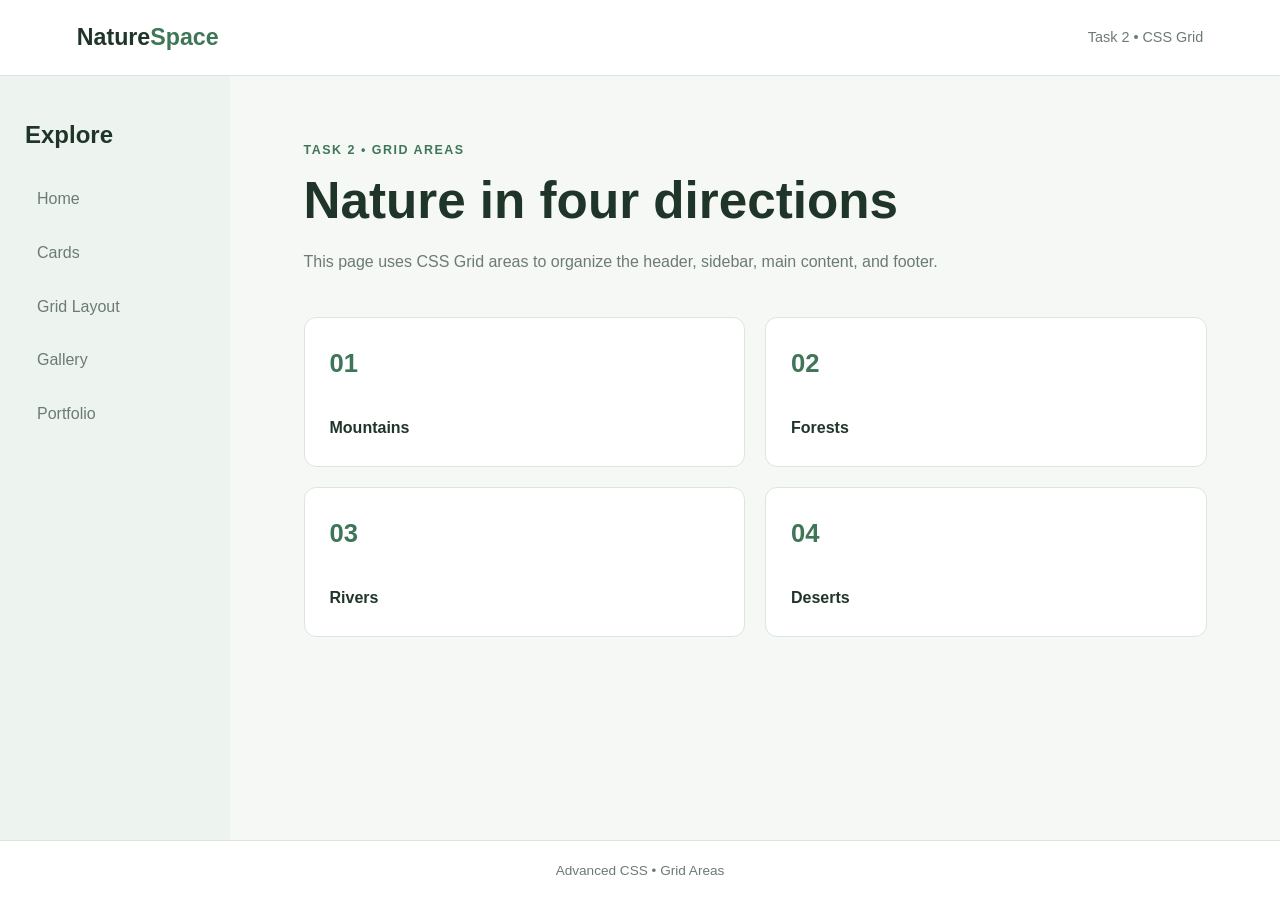
<file: grid-layout.html>
<!DOCTYPE html>
<html lang="en">
<head>
  <meta charset="UTF-8">
  <meta name="viewport" content="width=device-width, initial-scale=1.0">
  <title>Nature | Task 2</title>
  <link rel="stylesheet" href="css/style.css">
</head>
<body>
  <div class="grid-page">
    <header class="grid-header">
      <a class="logo" href="index.html">Nature<span>Space</span></a>
      <span>Task 2 • CSS Grid</span>
    </header>

    <aside class="grid-sidebar">
      <h2>Explore</h2>
      <a href="index.html">Home</a>
      <a href="cards.html">Cards</a>
      <a href="grid-layout.html">Grid Layout</a>
      <a href="gallery.html">Gallery</a>
      <a href="portfolio.html">Portfolio</a>
    </aside>

    <main class="grid-main">
      <p class="eyebrow">TASK 2 • GRID AREAS</p>
      <h1>Nature in four directions</h1>
      <p>This page uses CSS Grid areas to organize the header, sidebar, main content, and footer.</p>
      <div class="feature-boxes">
        <div><strong>01</strong><span>Mountains</span></div>
        <div><strong>02</strong><span>Forests</span></div>
        <div><strong>03</strong><span>Rivers</span></div>
        <div><strong>04</strong><span>Deserts</span></div>
      </div>
    </main>

    <footer class="grid-footer">Advanced CSS • Grid Areas</footer>
  </div>
</body>
</html>
</file>
<file: css/style.css>
* {
  box-sizing: border-box;
  margin: 0;
  padding: 0;
}

:root {
  --green: #3f7658;
  --dark: #20352a;
  --text: #304238;
  --muted: #6c7b72;
  --light: #f5f8f5;
  --border: #dce5de;
  --white: #ffffff;
}

body {
  font-family: Arial, Helvetica, sans-serif;
  color: var(--text);
  background: var(--light);
  line-height: 1.6;
}

a {
  color: inherit;
  text-decoration: none;
}

.site-header {
  min-height: 72px;
  padding: 0 7%;
  background: var(--white);
  border-bottom: 1px solid var(--border);
  display: flex;
  align-items: center;
  justify-content: space-between;
  gap: 30px;
}

.logo {
  font-size: 1.45rem;
  font-weight: 700;
  color: var(--dark);
  white-space: nowrap;
}

.logo span {
  color: var(--green);
}

.navbar {
  display: flex;
  align-items: center;
  justify-content: flex-end;
  gap: 8px;
  flex-wrap: wrap;
}

.navbar a {
  padding: 9px 13px;
  border-radius: 8px;
  font-size: 0.92rem;
  color: var(--muted);
  transition: 0.2s ease;
}

.navbar a:hover,
.navbar a.active {
  color: var(--green);
  background: #edf4ef;
}

.hero {
  min-height: calc(100vh - 72px);
  padding: 70px 7%;
  display: grid;
  grid-template-columns: 1fr 1fr;
  align-items: center;
  gap: 60px;
  background: var(--white);
}

.hero-content {
  max-width: 600px;
}

.eyebrow {
  margin-bottom: 12px;
  color: var(--green);
  font-size: 0.78rem;
  font-weight: 700;
  letter-spacing: 1.5px;
}

h1 {
  color: var(--dark);
  font-size: clamp(2.2rem, 5vw, 4.3rem);
  line-height: 1.1;
  margin-bottom: 20px;
}

.student-info {
  margin-bottom: 12px;
  color: var(--green);
  font-size: 0.95rem;
}

.hero-text,
.page-heading > p:last-child,
.grid-main > p:not(.eyebrow),
.portfolio-sidebar p {
  color: var(--muted);
  max-width: 650px;
}

.button {
  display: inline-flex;
  align-items: center;
  justify-content: center;
  margin-top: 24px;
  padding: 11px 18px;
  border-radius: 8px;
  background: var(--green);
  color: var(--white);
  font-weight: 700;
  font-size: 0.9rem;
  transition: 0.2s ease;
}

.button:hover {
  transform: translateY(-2px);
  background: var(--dark);
}

.hero-image img {
  width: 100%;
  height: 520px;
  object-fit: cover;
  border-radius: 18px;
}

.page {
  width: min(1120px, 86%);
  margin: 0 auto;
  padding: 70px 0;
}

.page-heading {
  margin-bottom: 42px;
}

.page-heading h1 {
  font-size: clamp(2rem, 4vw, 3.3rem);
}

.card-row {
  display: flex;
  align-items: stretch;
  gap: 24px;
}

.nature-card {
  flex: 1;
  display: flex;
  flex-direction: column;
  background: var(--white);
  border: 1px solid var(--border);
  border-radius: 14px;
  overflow: hidden;
  transition: 0.25s ease;
}

.nature-card:hover {
  transform: translateY(-7px);
  box-shadow: 0 14px 30px rgba(32, 53, 42, 0.12);
}

.nature-card img {
  width: 100%;
  height: 230px;
  object-fit: cover;
}

.card-body {
  flex: 1;
  display: flex;
  flex-direction: column;
  padding: 24px;
}

.card-body h2 {
  color: var(--dark);
  margin-bottom: 10px;
}

.card-body p {
  color: var(--muted);
}

.card-body .button {
  margin-top: auto;
  align-self: flex-start;
}

.footer {
  padding: 24px 7%;
  background: var(--white);
  border-top: 1px solid var(--border);
  text-align: center;
  color: var(--muted);
  font-size: 0.85rem;
}

.grid-page {
  min-height: 100vh;
  display: grid;
  grid-template-columns: 230px 1fr;
  grid-template-rows: 76px 1fr 60px;
  grid-template-areas:
    "header header"
    "sidebar main"
    "footer footer";
}

.grid-header {
  grid-area: header;
  padding: 0 6%;
  background: var(--white);
  border-bottom: 1px solid var(--border);
  display: flex;
  align-items: center;
  justify-content: space-between;
}

.grid-header > span {
  color: var(--muted);
  font-size: 0.9rem;
}

.grid-sidebar {
  grid-area: sidebar;
  padding: 40px 25px;
  background: #edf4ef;
  display: flex;
  flex-direction: column;
  gap: 8px;
}

.grid-sidebar h2 {
  color: var(--dark);
  margin-bottom: 14px;
}

.grid-sidebar a {
  padding: 10px 12px;
  border-radius: 7px;
  color: var(--muted);
}

.grid-sidebar a:hover {
  background: var(--white);
  color: var(--green);
}

.grid-main {
  grid-area: main;
  padding: 65px 7%;
  background: var(--light);
}

.grid-main h1 {
  font-size: clamp(2rem, 4vw, 3.5rem);
}

.feature-boxes {
  margin-top: 42px;
  display: grid;
  grid-template-columns: repeat(2, 1fr);
  gap: 20px;
}

.feature-boxes div {
  min-height: 150px;
  padding: 25px;
  border-radius: 12px;
  background: var(--white);
  border: 1px solid var(--border);
  display: flex;
  flex-direction: column;
  justify-content: space-between;
}

.feature-boxes strong {
  color: var(--green);
  font-size: 1.6rem;
}

.feature-boxes span {
  color: var(--dark);
  font-weight: 700;
}

.grid-footer {
  grid-area: footer;
  display: flex;
  align-items: center;
  justify-content: center;
  background: var(--white);
  border-top: 1px solid var(--border);
  color: var(--muted);
  font-size: 0.85rem;
}

.gallery {
  display: grid;
  grid-template-columns: repeat(3, 1fr);
  gap: 20px;
}

.gallery figure {
  position: relative;
  height: 270px;
  overflow: hidden;
  border-radius: 12px;
  background: var(--white);
}

.gallery img {
  width: 100%;
  height: 100%;
  object-fit: cover;
  transition: 0.35s ease;
}

.gallery figure:hover img {
  transform: scale(1.06);
}

.gallery figcaption {
  position: absolute;
  left: 0;
  right: 0;
  bottom: 0;
  padding: 35px 18px 16px;
  color: var(--white);
  background: linear-gradient(transparent, rgba(0, 0, 0, 0.7));
  opacity: 0;
  transform: translateY(8px);
  transition: 0.25s ease;
  font-weight: 700;
}

.gallery figure:hover figcaption {
  opacity: 1;
  transform: translateY(0);
}

.portfolio-page {
  width: min(1200px, 86%);
  margin: 0 auto;
  padding: 70px 0;
  display: grid;
  grid-template-columns: minmax(0, 2fr) minmax(260px, 1fr);
  gap: 35px;
}

.page-heading.left {
  margin-bottom: 30px;
}

.projects {
  display: grid;
  gap: 22px;
}

.project-card {
  background: var(--white);
  border: 1px solid var(--border);
  border-radius: 14px;
  overflow: hidden;
}

.project-card > img {
  width: 100%;
  height: 250px;
  object-fit: cover;
}

.project-content {
  padding: 22px;
  display: flex;
  align-items: center;
  justify-content: space-between;
  gap: 25px;
}

.project-content h2 {
  color: var(--dark);
  margin-bottom: 7px;
}

.project-content p {
  color: var(--muted);
}

.project-content .button {
  flex-shrink: 0;
  margin-top: 0;
}

.portfolio-sidebar {
  align-self: start;
  padding: 28px;
  border: 1px solid var(--border);
  border-radius: 14px;
  background: var(--white);
}

.portfolio-sidebar h2 {
  color: var(--dark);
  margin-bottom: 12px;
}

.portfolio-sidebar ul {
  margin-top: 20px;
  padding-left: 20px;
  color: var(--muted);
}

@media (max-width: 850px) {
  .site-header {
    padding: 18px 5%;
    flex-direction: column;
  }

  .navbar {
    justify-content: center;
  }

  .hero {
    grid-template-columns: 1fr;
    padding: 50px 6%;
  }

  .hero-image img {
    height: 400px;
  }

  .card-row {
    flex-direction: column;
  }

  .grid-page {
    grid-template-columns: 1fr;
    grid-template-rows: auto auto 1fr 60px;
    grid-template-areas:
      "header"
      "sidebar"
      "main"
      "footer";
  }

  .grid-sidebar {
    padding: 20px;
    flex-direction: row;
    flex-wrap: wrap;
  }

  .grid-sidebar h2 {
    width: 100%;
  }

  .gallery {
    grid-template-columns: repeat(2, 1fr);
  }

  .portfolio-page {
    grid-template-columns: 1fr;
  }
}

@media (max-width: 550px) {
  .navbar a {
    padding: 7px 9px;
    font-size: 0.82rem;
  }

  .gallery {
    grid-template-columns: 1fr;
  }

  .feature-boxes {
    grid-template-columns: 1fr;
  }

  .project-content {
    align-items: flex-start;
    flex-direction: column;
  }
}
</file>
